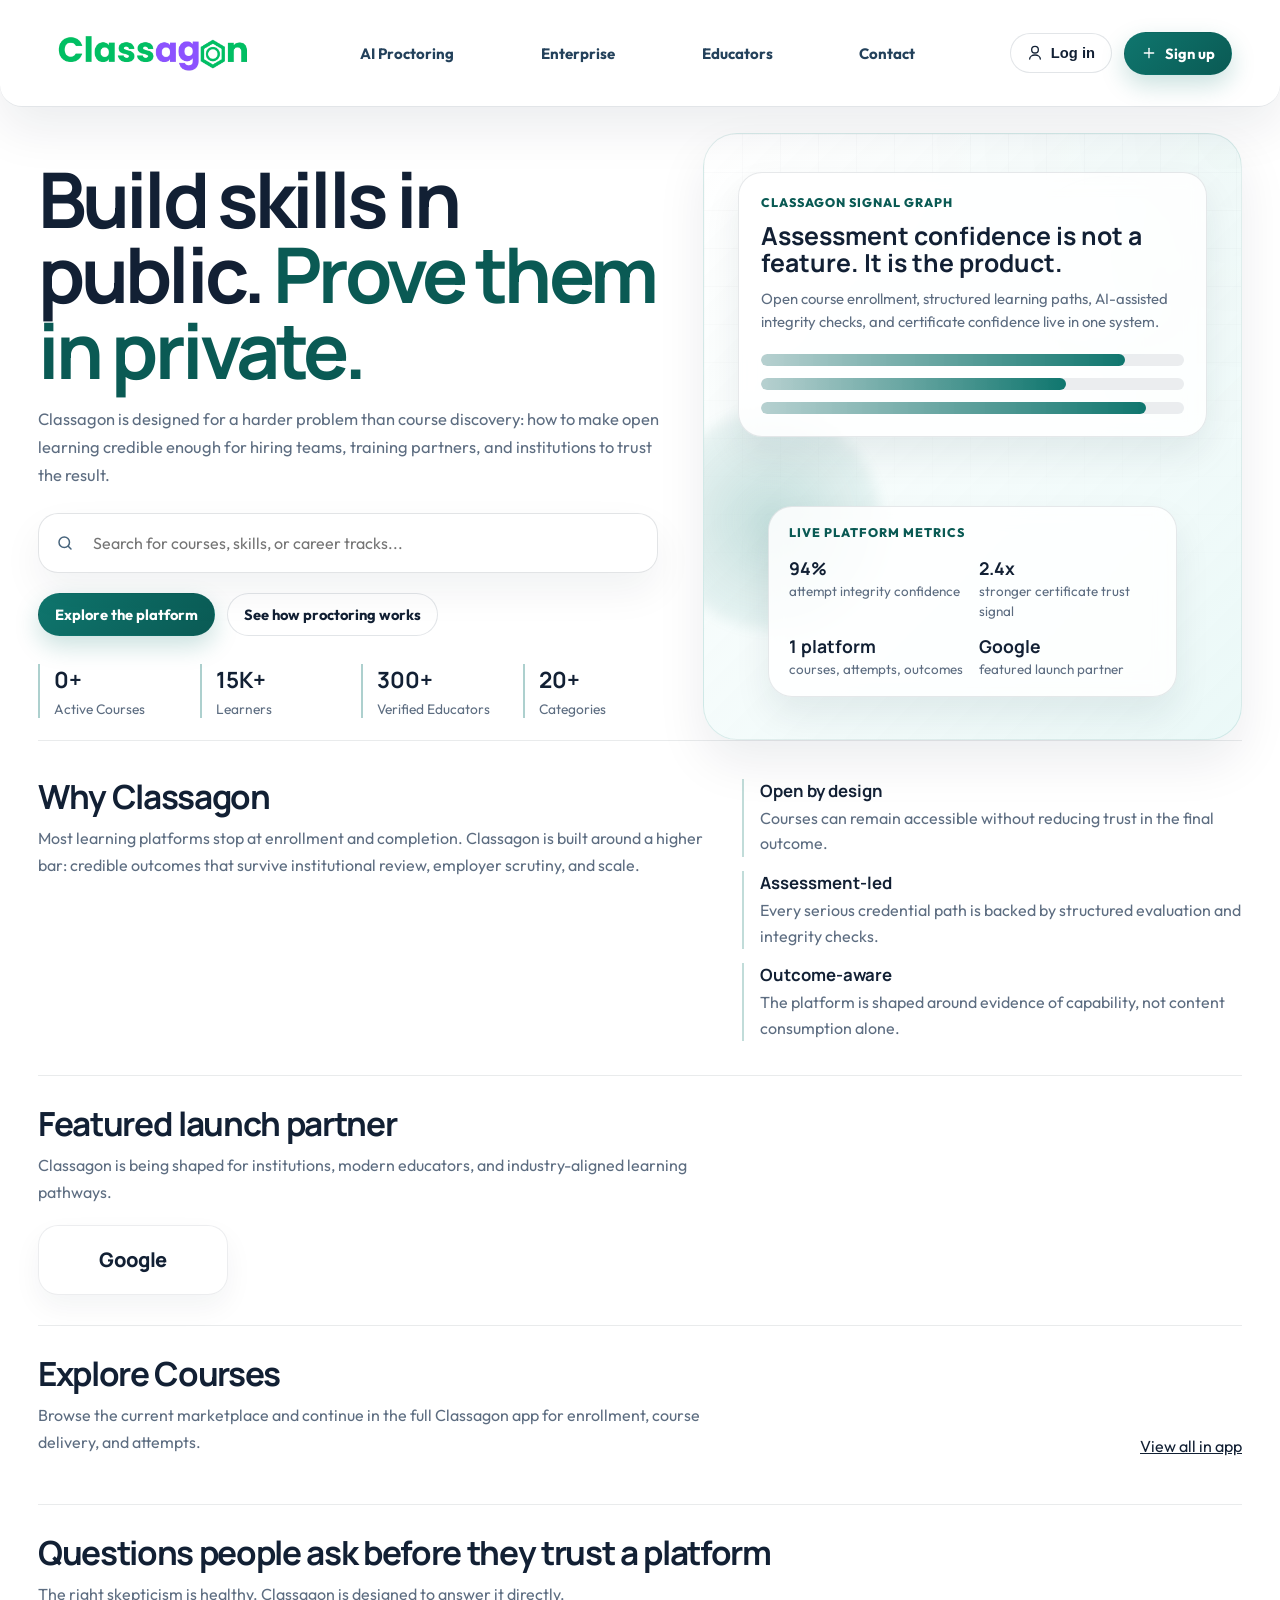
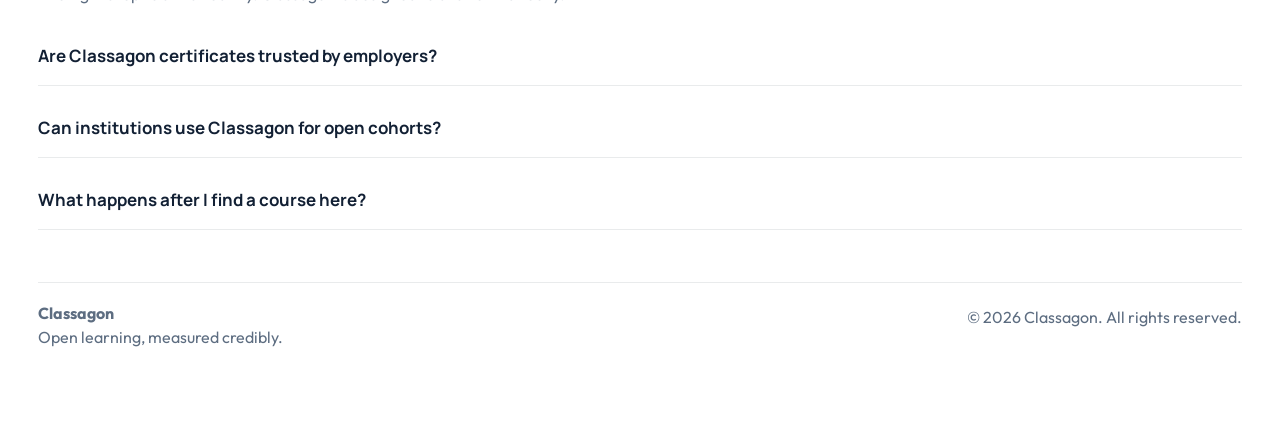
<file: classagon-website/index.html>
<!DOCTYPE html>
<html lang="en">
<head>
  <meta charset="UTF-8" />
  <meta name="viewport" content="width=device-width, initial-scale=1.0" />
  <title>Classagon | AI-Proctored Learning Platform</title>
  <meta name="description" content="Classagon is a trusted learning platform for open courses, assessments, and measurable outcomes." />
  <link rel="preconnect" href="https://fonts.googleapis.com" />
  <link rel="preconnect" href="https://fonts.gstatic.com" crossorigin />
  <link href="https://fonts.googleapis.com/css2?family=Outfit:wght@400;500;600;700;800&family=Manrope:wght@600;700;800&display=swap" rel="stylesheet" />
  <link rel="stylesheet" href="styles.css" />
</head>
<body>
  <div class="page-shell">
    <header class="topbar">
      <a class="brand" href="index.html">
        <span class="logo-mark"><img src="assets/classagon_logo.png" alt="Classagon" /></span>
      </a>
      <nav class="main-nav" aria-label="Primary">
        <a href="proctoring.html">AI Proctoring</a>
        <a href="enterprise.html">Enterprise</a>
        <a href="providers.html">Educators</a>
        <a href="contact.html">Contact</a>
      </nav>

      <div class="right-group">
        <button id="loginBtn" class="btn ghost" type="button">
          <span class="icon-glyph" aria-hidden="true">
            <svg viewBox="0 0 24 24" width="16" height="16" fill="none" xmlns="http://www.w3.org/2000/svg">
              <path d="M12 12C14.7614 12 17 9.76142 17 7C17 4.23858 14.7614 2 12 2C9.23858 2 7 4.23858 7 7C7 9.76142 9.23858 12 12 12Z" stroke="currentColor" stroke-width="2"/>
              <path d="M4 21C4 17.6863 7.58172 15 12 15C16.4183 15 20 17.6863 20 21" stroke="currentColor" stroke-width="2" stroke-linecap="round"/>
            </svg>
          </span>
          <span>Log in</span>
        </button>
        <a class="btn solid app-link" href="http://127.0.0.1:8000/">
          <span class="icon-glyph" aria-hidden="true">
            <svg viewBox="0 0 24 24" width="16" height="16" fill="none" xmlns="http://www.w3.org/2000/svg">
              <path d="M12 5V19" stroke="currentColor" stroke-width="2" stroke-linecap="round"/>
              <path d="M5 12H19" stroke="currentColor" stroke-width="2" stroke-linecap="round"/>
            </svg>
          </span>
          <span>Sign up</span>
        </a>
        <div id="userPill" class="user-pill hidden">
          <span id="userNameText"></span>
          <button id="logoutBtn" type="button">Logout</button>
        </div>
      </div>
    </header>

    <main>
      <section class="hero-shell reveal">
        <div class="hero-copy">
          <h1>Build skills in public. <span>Prove them in private.</span></h1>
          <p class="hero-sub">Classagon is designed for a harder problem than course discovery: how to make open learning credible enough for hiring teams, training partners, and institutions to trust the result.</p>

          <label class="search-wrap" aria-label="Search for courses">
            <span class="search-icon" aria-hidden="true">
              <svg viewBox="0 0 24 24" width="18" height="18" fill="none" xmlns="http://www.w3.org/2000/svg">
                <circle cx="11" cy="11" r="7" stroke="currentColor" stroke-width="2"/>
                <path d="M20 20L16.65 16.65" stroke="currentColor" stroke-width="2" stroke-linecap="round"/>
              </svg>
            </span>
            <input id="courseSearch" type="search" placeholder="Search for courses, skills, or career tracks..." />
          </label>

          <div class="hero-actions">
            <a class="btn solid app-link" href="http://127.0.0.1:8000/">Explore the platform</a>
            <a class="btn ghost" href="proctoring.html">See how proctoring works</a>
          </div>

          <div class="stats-grid">
            <article><h3 id="statCourses">0+</h3><p>Active Courses</p></article>
            <article><h3>15K+</h3><p>Learners</p></article>
            <article><h3>300+</h3><p>Verified Educators</p></article>
            <article><h3>20+</h3><p>Categories</p></article>
          </div>
        </div>

        <div class="hero-stage" aria-hidden="true">
          <div class="stage-orb"></div>
          <div class="stage-ring"></div>
          <div class="stage-grid"></div>
          <div class="stage-panel primary">
            <p class="stage-overline">Classagon signal graph</p>
            <h2 class="stage-title">Assessment confidence is not a feature. It is the product.</h2>
            <p class="stage-copy">Open course enrollment, structured learning paths, AI-assisted integrity checks, and certificate confidence live in one system.</p>
            <div class="signal-bars">
              <span style="--fill: 86%;"></span>
              <span style="--fill: 72%;"></span>
              <span style="--fill: 91%;"></span>
            </div>
          </div>
          <div class="stage-panel secondary">
            <p class="stage-overline">Live platform metrics</p>
            <div class="signal-grid">
              <div><strong>94%</strong><span>attempt integrity confidence</span></div>
              <div><strong>2.4x</strong><span>stronger certificate trust signal</span></div>
              <div><strong>1 platform</strong><span>courses, attempts, outcomes</span></div>
              <div><strong>Google</strong><span>featured launch partner</span></div>
            </div>
          </div>
        </div>
      </section>

      <section class="section why-band reveal">
        <div>
          <h2 class="section-title">Why Classagon</h2>
          <p class="section-lead">Most learning platforms stop at enrollment and completion. Classagon is built around a higher bar: credible outcomes that survive institutional review, employer scrutiny, and scale.</p>
        </div>
        <div class="why-rail">
          <div>
            <strong>Open by design</strong>
            <span>Courses can remain accessible without reducing trust in the final outcome.</span>
          </div>
          <div>
            <strong>Assessment-led</strong>
            <span>Every serious credential path is backed by structured evaluation and integrity checks.</span>
          </div>
          <div>
            <strong>Outcome-aware</strong>
            <span>The platform is shaped around evidence of capability, not content consumption alone.</span>
          </div>
        </div>
      </section>

      <section class="section reveal">
        <div class="section-head">
          <div>
            <h2>Featured launch partner</h2>
            <p class="section-lead">Classagon is being shaped for institutions, modern educators, and industry-aligned learning pathways.</p>
          </div>
        </div>
        <div class="partner-line" aria-label="Partner logos">
          <span class="partner-logo">Google</span>
        </div>
      </section>

      <section id="courses" class="section reveal">
        <div class="section-head">
          <div>
            <h2>Explore Courses</h2>
            <p class="section-lead">Browse the current marketplace and continue in the full Classagon app for enrollment, course delivery, and attempts.</p>
          </div>
          <a class="app-link" href="http://127.0.0.1:8000/">View all in app</a>
        </div>

        <div class="course-section-shell">
          <aside class="category-column">
            <div class="category-row" id="categoryRow"></div>
          </aside>

          <div class="course-panel">
            <div id="loadingState" class="loading-grid"></div>
            <div id="emptyState" class="empty-state hidden"><p>No courses found. Try a different search or category.</p></div>
            <div id="courseGrid" class="course-grid hidden"></div>
          </div>
        </div>
      </section>

      <section class="section reveal">
        <div class="section-head">
          <div>
            <h2>Questions people ask before they trust a platform</h2>
            <p class="section-lead">The right skepticism is healthy. Classagon is designed to answer it directly.</p>
          </div>
        </div>
        <div class="faq-plain">
          <details>
            <summary>Are Classagon certificates trusted by employers?</summary>
            <p>Yes. Credentials are tied to assessment outcomes and supported by integrity signals rather than completion badges alone.</p>
          </details>
          <details>
            <summary>Can institutions use Classagon for open cohorts?</summary>
            <p>Yes. The platform is designed to support public access learning while keeping assessment governance structured and reviewable.</p>
          </details>
          <details>
            <summary>What happens after I find a course here?</summary>
            <p>You continue inside the Classagon application for enrollment, learning delivery, attempts, and certification workflows.</p>
          </details>
        </div>
      </section>
    </main>

    <footer>
      <div>
        <strong>Classagon</strong>
        <p>Open learning, measured credibly.</p>
      </div>
      <p>&copy; 2026 Classagon. All rights reserved.</p>
    </footer>
  </div>

  <script src="common.js"></script>
  <script src="app.js"></script>
</body>
</html>
</file>
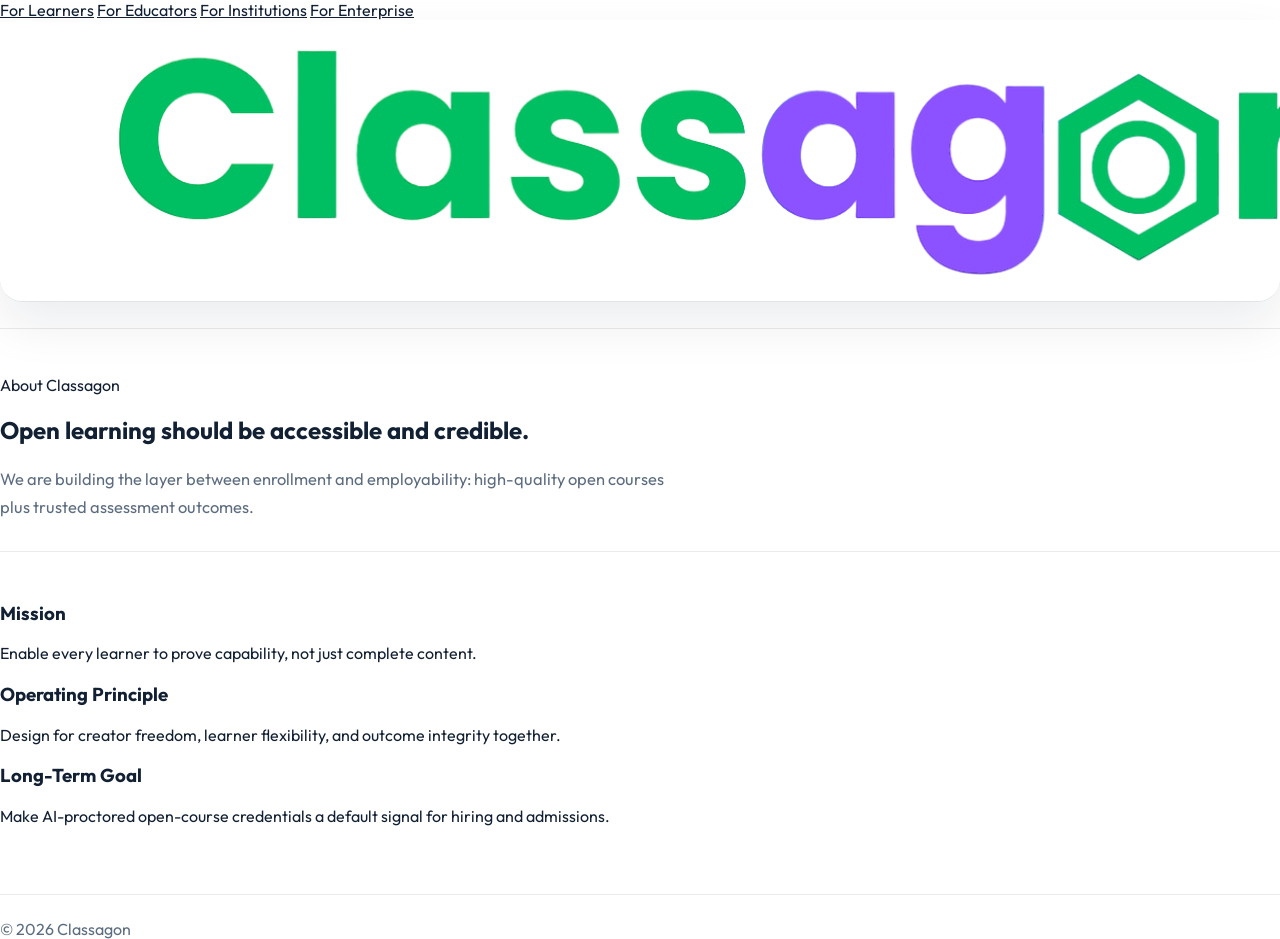
<file: classagon-website/about.html>
﻿<!DOCTYPE html>
<html lang="en">
<head>
  <meta charset="UTF-8" />
  <meta name="viewport" content="width=device-width, initial-scale=1.0" />
  <title>About | Classagon</title>
  <link rel="preconnect" href="https://fonts.googleapis.com" />
  <link rel="preconnect" href="https://fonts.gstatic.com" crossorigin />
  <link href="https://fonts.googleapis.com/css2?family=Outfit:wght@400;500;600;700;800&family=Manrope:wght@600;700;800&display=swap" rel="stylesheet" />
  <link rel="stylesheet" href="styles.css" />
</head>
<body>
  <div class="audience-strip">
    <a href="index.html">For Learners</a>
    <a href="providers.html">For Educators</a>
    <a href="#">For Institutions</a>
    <a href="#">For Enterprise</a>
  </div>
  <header class="topbar">
    <a class="brand" href="index.html"><img src="assets/classagon_logo.png" alt="Classagon" /><span>Classagon</span></a>
    <nav class="nav-links full-nav">
      <a href="index.html#courses">Courses</a>
      <a href="proctoring.html">AI Proctoring</a>
      <a href="providers.html">For Educators</a>
      
      <a href="contact.html">Contact</a>
    </nav>
    <div class="right-group">
      <button id="loginBtn" class="btn ghost" type="button">Log in</button>
      <a class="btn solid app-link" href="http://127.0.0.1:8000/">Open Classagon App</a>
      <div id="userPill" class="user-pill hidden"><span id="userNameText"></span><button id="logoutBtn" type="button">Logout</button></div>
    </div>
  </header>

  <main>
    <section class="section">
      <p class="badge-line">About Classagon</p>
      <h1>Open learning should be accessible and credible.</h1>
      <p class="hero-sub">We are building the layer between enrollment and employability: high-quality open courses plus trusted assessment outcomes.</p>
    </section>

    <section class="section">
      <div class="faq-list">
        <article><h3>Mission</h3><p>Enable every learner to prove capability, not just complete content.</p></article>
        <article><h3>Operating Principle</h3><p>Design for creator freedom, learner flexibility, and outcome integrity together.</p></article>
        <article><h3>Long-Term Goal</h3><p>Make AI-proctored open-course credentials a default signal for hiring and admissions.</p></article>
      </div>
    </section>
  </main>

  <footer><p>© 2026 Classagon</p></footer>
  <script src="common.js"></script>
</body>
</html>
</file>
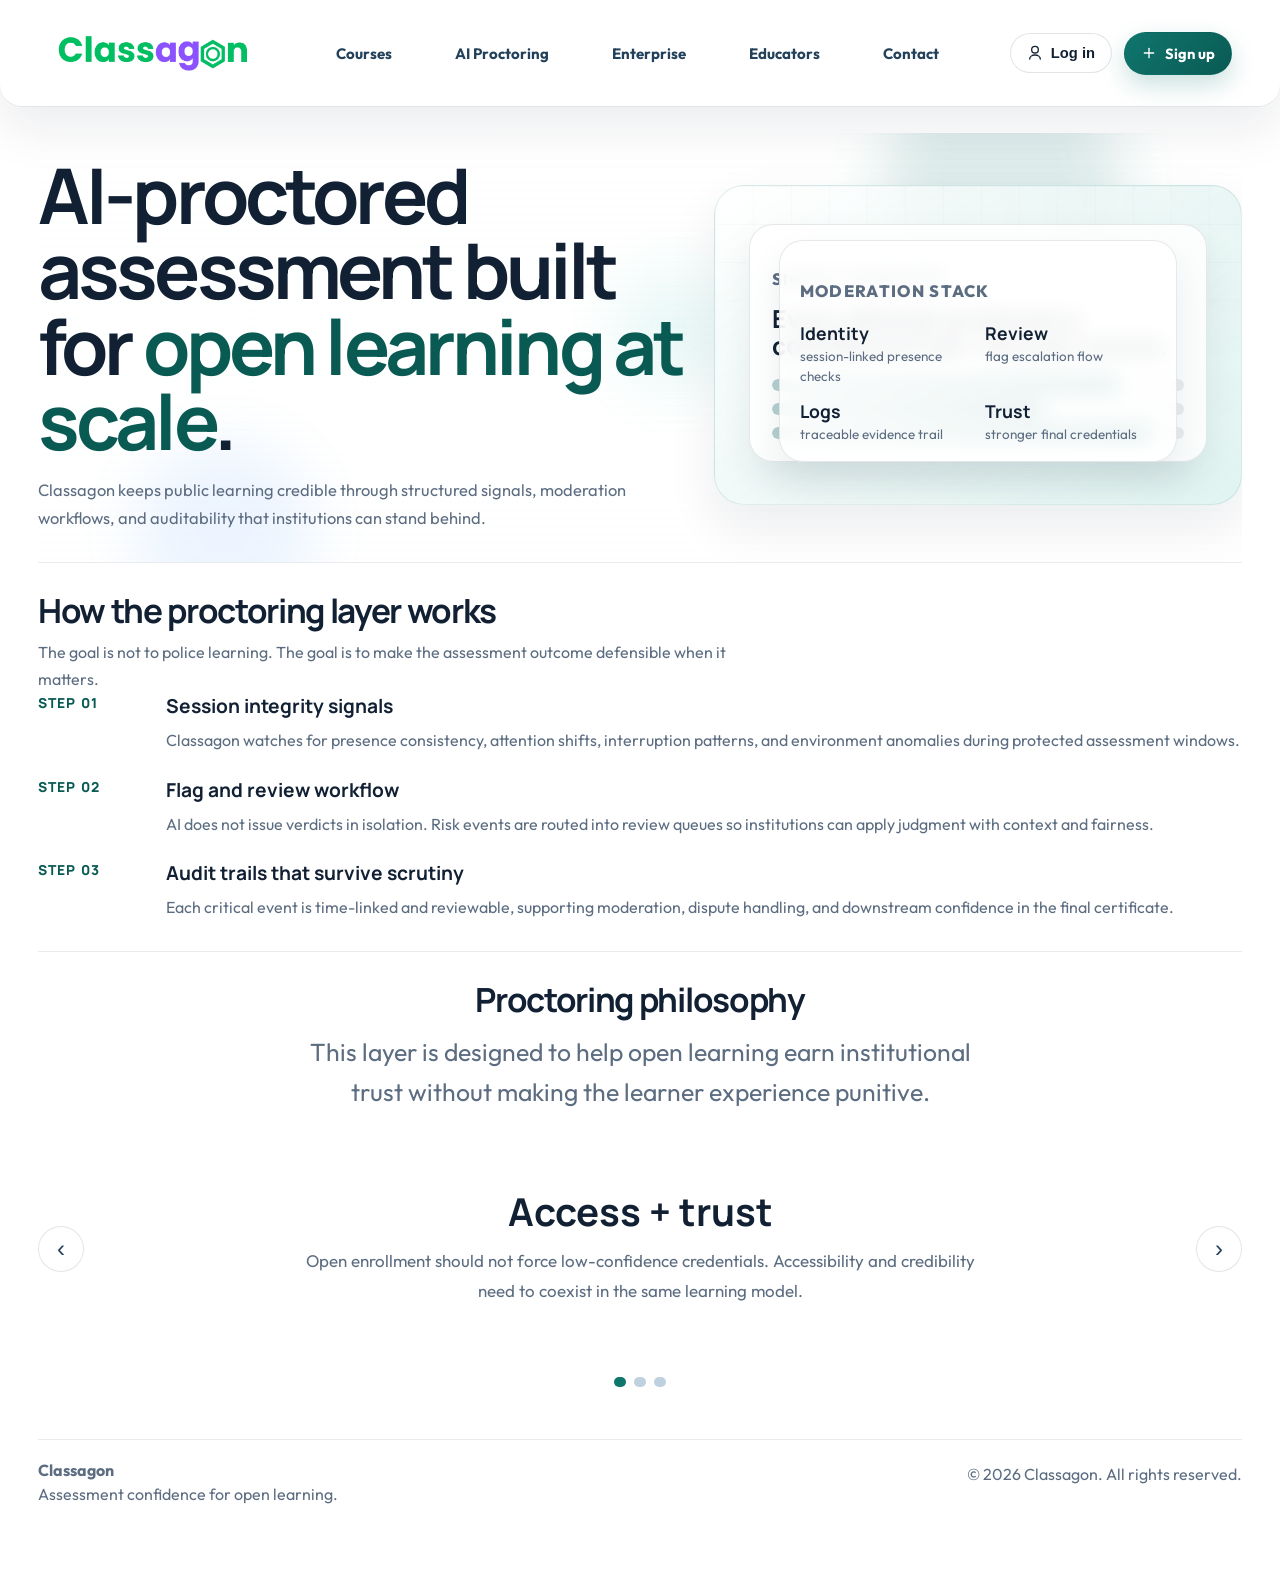
<file: classagon-website/proctoring.html>
<!DOCTYPE html>
<html lang="en">
<head>
  <meta charset="UTF-8" />
  <meta name="viewport" content="width=device-width, initial-scale=1.0" />
  <title>AI Proctoring | Classagon</title>
  <link rel="preconnect" href="https://fonts.googleapis.com" />
  <link rel="preconnect" href="https://fonts.gstatic.com" crossorigin />
  <link href="https://fonts.googleapis.com/css2?family=Outfit:wght@400;500;600;700;800&family=Manrope:wght@600;700;800&display=swap" rel="stylesheet" />
  <link rel="stylesheet" href="styles.css" />
</head>
<body>
  <div class="page-shell">
    <header class="topbar">
      <a class="brand" href="index.html">
        <span class="logo-mark"><img src="assets/classagon_logo.png" alt="Classagon" /></span>
      </a>
      <nav class="main-nav" aria-label="Primary">
        <a href="index.html#courses">Courses</a>
        <a href="proctoring.html">AI Proctoring</a>
        <a href="enterprise.html">Enterprise</a>
        <a href="providers.html">Educators</a>
        <a href="contact.html">Contact</a>
      </nav>

      <div class="right-group">
        <button id="loginBtn" class="btn ghost" type="button">
          <span class="icon-glyph" aria-hidden="true">
            <svg viewBox="0 0 24 24" width="16" height="16" fill="none" xmlns="http://www.w3.org/2000/svg">
              <path d="M12 12C14.7614 12 17 9.76142 17 7C17 4.23858 14.7614 2 12 2C9.23858 2 7 4.23858 7 7C7 9.76142 9.23858 12 12 12Z" stroke="currentColor" stroke-width="2"/>
              <path d="M4 21C4 17.6863 7.58172 15 12 15C16.4183 15 20 17.6863 20 21" stroke="currentColor" stroke-width="2" stroke-linecap="round"/>
            </svg>
          </span>
          <span>Log in</span>
        </button>
        <a class="btn solid app-link" href="http://127.0.0.1:8000/">
          <span class="icon-glyph" aria-hidden="true">
            <svg viewBox="0 0 24 24" width="16" height="16" fill="none" xmlns="http://www.w3.org/2000/svg">
              <path d="M12 5V19" stroke="currentColor" stroke-width="2" stroke-linecap="round"/>
              <path d="M5 12H19" stroke="currentColor" stroke-width="2" stroke-linecap="round"/>
            </svg>
          </span>
          <span>Sign up</span>
        </a>
        <div id="userPill" class="user-pill hidden">
          <span id="userNameText"></span>
          <button id="logoutBtn" type="button">Logout</button>
        </div>
      </div>
    </header>

    <main>
      <section class="page-hero reveal proctor-hero">
        <div class="proctor-ambient" aria-hidden="true">
          <span class="orb orb-one"></span>
          <span class="orb orb-two"></span>
          <span class="orb orb-three"></span>
          <span class="scanline"></span>
        </div>
        <div>
          <h1>AI-proctored assessment built for <span>open learning at scale</span>.</h1>
          <p>Classagon keeps public learning credible through structured signals, moderation workflows, and auditability that institutions can stand behind.</p>
        </div>
        <div class="page-hero-visual">
          <div class="stage-grid"></div>
          <div class="stage-panel primary">
            <p class="stage-overline">Signal overview</p>
            <h2 class="stage-title">Every attempt produces a confidence trail, not just a score.</h2>
            <div class="signal-bars">
              <span style="--fill: 84%;"></span>
              <span style="--fill: 66%;"></span>
              <span style="--fill: 92%;"></span>
            </div>
          </div>
          <div class="stage-panel secondary">
            <p class="stage-overline">Moderation stack</p>
            <div class="signal-grid">
              <div><strong>Identity</strong><span>session-linked presence checks</span></div>
              <div><strong>Review</strong><span>flag escalation flow</span></div>
              <div><strong>Logs</strong><span>traceable evidence trail</span></div>
              <div><strong>Trust</strong><span>stronger final credentials</span></div>
            </div>
          </div>
        </div>
      </section>

      <section class="section reveal">
        <div class="section-head">
          <div>
            <h2>How the proctoring layer works</h2>
            <p class="section-lead">The goal is not to police learning. The goal is to make the assessment outcome defensible when it matters.</p>
          </div>
        </div>
        <div class="stack-list">
          <article class="stack-item">
            <div class="stack-index">Step 01</div>
            <div>
              <h3>Session integrity signals</h3>
              <p>Classagon watches for presence consistency, attention shifts, interruption patterns, and environment anomalies during protected assessment windows.</p>
            </div>
          </article>
          <article class="stack-item">
            <div class="stack-index">Step 02</div>
            <div>
              <h3>Flag and review workflow</h3>
              <p>AI does not issue verdicts in isolation. Risk events are routed into review queues so institutions can apply judgment with context and fairness.</p>
            </div>
          </article>
          <article class="stack-item">
            <div class="stack-index">Step 03</div>
            <div>
              <h3>Audit trails that survive scrutiny</h3>
              <p>Each critical event is time-linked and reviewable, supporting moderation, dispute handling, and downstream confidence in the final certificate.</p>
            </div>
          </article>
        </div>
      </section>

      <section class="section reveal">
        <div class="section-head proctor-philosophy-head">
          <div>
            <h2>Proctoring philosophy</h2>
            <p class="section-lead">This layer is designed to help open learning earn institutional trust without making the learner experience punitive.</p>
          </div>
        </div>
        <div class="proctor-carousel" data-carousel>
          <button class="carousel-nav" type="button" data-prev aria-label="Previous">‹</button>
          <div class="carousel-track" data-track>
            <article class="carousel-slide active">
              <h3>Access + trust</h3>
              <p>Open enrollment should not force low-confidence credentials. Accessibility and credibility need to coexist in the same learning model.</p>
            </article>
            <article class="carousel-slide">
              <h3>Assistive, not punitive</h3>
              <p>Signals help identify risk and guide review. The system is built to create evidence, not perform arbitrary punishment.</p>
            </article>
            <article class="carousel-slide">
              <h3>Institution-ready from day one</h3>
              <p>Schools, workforce academies, and training organizations need process integrity they can explain. Classagon gives them that language and evidence.</p>
            </article>
          </div>
          <button class="carousel-nav" type="button" data-next aria-label="Next">›</button>
        </div>
        <div class="carousel-dots" data-dots>
          <button type="button" class="active" aria-label="Slide 1"></button>
          <button type="button" aria-label="Slide 2"></button>
          <button type="button" aria-label="Slide 3"></button>
        </div>
      </section>
    </main>

    <footer>
      <div>
        <strong>Classagon</strong>
        <p>Assessment confidence for open learning.</p>
      </div>
      <p>&copy; 2026 Classagon. All rights reserved.</p>
    </footer>
  </div>

  <script src="common.js"></script>
</body>
</html>
</file>
<file: classagon-website/styles.css>
:root {
  --bg: #ffffff;
  --surface: #ffffff;
  --surface-strong: #ffffff;
  --ink: #122034;
  --muted: #5d6d81;
  --line: rgba(17, 42, 69, 0.12);
  --brand: #0f766e;
  --brand-strong: #0a5a54;
  --accent: #efb84f;
  --shadow: 0 22px 50px rgba(13, 28, 46, 0.08);
}

* {
  box-sizing: border-box;
}

html {
  scroll-behavior: smooth;
}

body {
  margin: 0;
  font-family: "Outfit", sans-serif;
  color: var(--ink);
  background: #ffffff;
}

a {
  color: inherit;
}

img {
  max-width: 100%;
  display: block;
}

.page-shell {
  max-width: 1240px;
  margin: 0 auto;
  padding: 0 18px 80px;
}

.topbar {
  position: sticky;
  top: 0;
  z-index: 20;
  display: flex;
  align-items: center;
  justify-content: space-between;
  gap: 18px;
  padding: 18px 28px;
  border: 1px solid var(--line);
  border-radius: 0 0 22px 22px;
  background: var(--surface);
  backdrop-filter: blur(14px);
  box-shadow: var(--shadow);
  margin: 0 calc(50% - 50vw);
  padding-left: max(28px, calc((100vw - 1240px) / 2 + 28px));
  padding-right: max(28px, calc((100vw - 1240px) / 2 + 28px));
  border-top: 0;
  border-left: 0;
  border-right: 0;
}

.brand {
  display: inline-flex;
  align-items: center;
  gap: 0;
  min-width: 200px;
  text-decoration: none;
  font-family: "Manrope", sans-serif;
  font-size: 1.05rem;
  font-weight: 800;
  letter-spacing: -0.02em;
  flex: 0 0 auto;
}

.logo-mark {
  width: clamp(188px, 17vw, 252px);
  height: 70px;
  flex: 0 0 auto;
  display: inline-flex;
  align-items: center;
  justify-content: center;
  border-radius: 0;
  background: transparent;
  border: 0;
  box-shadow: none;
  overflow: visible;
}

.logo-mark img {
  width: 100%;
  height: 100%;
  object-fit: contain;
  object-position: left center;
  transform: scale(1.04);
  transform-origin: left center;
}

.main-nav {
  flex: 1 1 0;
  justify-content: space-evenly;
  display: flex;
  align-items: center;
  gap: 34px;
  min-width: 0;
  padding: 0 24px;
}

.main-nav a {
  position: relative;
  padding: 10px 0;
  text-decoration: none;
  font-size: 0.94rem;
  font-weight: 700;
  color: #23415b;
  white-space: nowrap;
}

.main-nav a::after {
  content: "";
  position: absolute;
  left: 0;
  right: 0;
  bottom: 4px;
  height: 2px;
  background: var(--brand);
  transform: scaleX(0);
  transform-origin: center;
  transition: transform 180ms ease;
}

.main-nav a:hover::after {
  transform: scaleX(1);
}

.right-group {
  display: flex;
  align-items: center;
  gap: 12px;
  flex: 0 0 auto;
  margin-left: auto;
}

.btn {
  display: inline-flex;
  align-items: center;
  gap: 8px;
  border-radius: 999px;
  border: 1px solid transparent;
  padding: 11px 16px;
  text-decoration: none;
  font-size: 0.92rem;
  font-weight: 700;
  cursor: pointer;
  transition: transform 180ms ease, box-shadow 180ms ease, background-color 180ms ease;
}

.btn:hover {
  transform: translateY(-1px);
}

.btn.ghost {
  background: rgba(255, 255, 255, 0.94);
  border-color: var(--line);
  color: var(--ink);
}

.btn.solid {
  background: linear-gradient(135deg, var(--brand), var(--brand-strong));
  color: #ffffff;
  box-shadow: 0 10px 24px rgba(15, 118, 110, 0.22);
}

.icon-glyph {
  width: 16px;
  height: 16px;
  display: inline-flex;
  align-items: center;
  justify-content: center;
}

.user-pill {
  display: inline-flex;
  align-items: center;
  gap: 8px;
  padding: 10px 14px;
  border-radius: 999px;
  background: rgba(255, 255, 255, 0.94);
  border: 1px solid var(--line);
  font-size: 0.88rem;
}

.user-pill button {
  border: 0;
  background: transparent;
  color: var(--brand-strong);
  font-weight: 700;
  cursor: pointer;
}

.hidden {
  display: none !important;
}

main {
  margin-top: 26px;
}

.hero-shell {
  position: relative;
  display: grid;
  grid-template-columns: minmax(0, 1.08fr) minmax(320px, 0.92fr);
  gap: 32px;
  align-items: stretch;
  min-height: 560px;
}

.hero-copy {
  display: flex;
  flex-direction: column;
  justify-content: center;
  padding: 28px 0 22px;
}

.hero-copy h1,
.page-hero h1 {
  margin: 0;
  font-family: "Manrope", sans-serif;
  font-size: clamp(2.7rem, 6vw, 5rem);
  line-height: 0.98;
  letter-spacing: -0.05em;
}

.hero-copy h1 span,
.page-hero h1 span {
  color: var(--brand-strong);
}

.hero-sub,
.page-hero p {
  max-width: 62ch;
  margin: 18px 0 0;
  color: var(--muted);
  font-size: 1.03rem;
  line-height: 1.7;
}

.search-wrap {
  position: relative;
  max-width: 620px;
  margin-top: 24px;
}

.search-icon {
  position: absolute;
  top: 50%;
  left: 18px;
  transform: translateY(-50%);
  color: #47647c;
  display: inline-flex;
}

.search-wrap input {
  width: 100%;
  height: 60px;
  padding: 0 20px 0 54px;
  border: 1px solid rgba(18, 32, 52, 0.12);
  border-radius: 20px;
  background: rgba(255, 255, 255, 0.92);
  box-shadow: 0 18px 40px rgba(18, 32, 52, 0.06);
  font: inherit;
  font-size: 1rem;
}

.hero-actions {
  display: flex;
  flex-wrap: wrap;
  gap: 12px;
  margin-top: 20px;
}

.stats-grid {
  display: grid;
  grid-template-columns: repeat(4, minmax(0, 1fr));
  gap: 14px;
  margin-top: 28px;
}

.stats-grid article {
  padding: 0 0 0 14px;
  border-left: 2px solid rgba(15, 118, 110, 0.34);
}

.stats-grid h3 {
  margin: 0;
  font-family: "Manrope", sans-serif;
  font-size: 1.4rem;
}

.stats-grid p {
  margin: 5px 0 0;
  color: var(--muted);
  font-size: 0.86rem;
}

.hero-stage {
  position: relative;
  overflow: hidden;
  min-height: 540px;
  border-radius: 34px;
  background:
    linear-gradient(135deg, rgba(255, 255, 255, 0.78), rgba(233, 248, 247, 0.92)),
    radial-gradient(circle at top right, rgba(15, 118, 110, 0.16), transparent 40%);
  border: 1px solid rgba(15, 118, 110, 0.12);
  box-shadow: var(--shadow);
}

.stage-orb,
.stage-ring,
.stage-grid,
.stage-panel {
  position: absolute;
}

.stage-orb {
  inset: auto auto 18% -8%;
  width: 220px;
  height: 220px;
  border-radius: 999px;
  background: radial-gradient(circle, rgba(15, 118, 110, 0.22), rgba(15, 118, 110, 0));
  filter: blur(6px);
  animation: ambientFloatA 11s ease-in-out infinite;
}

.stage-ring {
  top: 42px;
  right: 44px;
  width: 180px;
  height: 180px;
  border: 1px solid rgba(15, 118, 110, 0.18);
  border-radius: 999px;
  animation: ambientRotate 18s linear infinite;
}

.stage-grid {
  inset: 0;
  background-image:
    linear-gradient(rgba(18, 32, 52, 0.05) 1px, transparent 1px),
    linear-gradient(90deg, rgba(18, 32, 52, 0.05) 1px, transparent 1px);
  background-size: 38px 38px;
  mask-image: linear-gradient(180deg, rgba(0, 0, 0, 0.9), transparent 92%);
  opacity: 0.45;
}

.stage-panel {
  border-radius: 24px;
  border: 1px solid rgba(18, 32, 52, 0.1);
  background: rgba(255, 255, 255, 0.86);
  box-shadow: 0 18px 36px rgba(18, 32, 52, 0.08);
  backdrop-filter: blur(10px);
}

.stage-panel.primary {
  left: 34px;
  right: 34px;
  top: 38px;
  padding: 22px;
}

.stage-panel.secondary {
  left: 64px;
  right: 64px;
  bottom: 42px;
  padding: 18px 20px;
}

.stage-overline {
  margin: 0;
  color: var(--brand-strong);
  font-size: 0.78rem;
  font-weight: 800;
  letter-spacing: 0.08em;
  text-transform: uppercase;
}

.stage-title {
  margin: 12px 0 0;
  font-family: "Manrope", sans-serif;
  font-size: 1.55rem;
  line-height: 1.1;
}

.stage-copy {
  margin: 10px 0 0;
  color: var(--muted);
  font-size: 0.93rem;
  line-height: 1.6;
}

.signal-bars {
  display: grid;
  gap: 12px;
  margin-top: 20px;
}

.signal-bars span {
  display: block;
  position: relative;
  height: 12px;
  border-radius: 999px;
  background: rgba(18, 32, 52, 0.08);
  overflow: hidden;
}

.signal-bars span::after {
  content: "";
  position: absolute;
  inset: 0 auto 0 0;
  width: var(--fill);
  border-radius: 999px;
  background: linear-gradient(90deg, rgba(15, 118, 110, 0.24), var(--brand));
  animation: pulseBar 6s ease-in-out infinite;
}

.signal-grid {
  display: grid;
  grid-template-columns: repeat(2, minmax(0, 1fr));
  gap: 14px;
  margin-top: 16px;
}

.signal-grid div strong {
  display: block;
  font-family: "Manrope", sans-serif;
  font-size: 1.1rem;
}

.signal-grid div span {
  color: var(--muted);
  font-size: 0.84rem;
}

.section {
  padding: 30px 0;
  border-top: 1px solid rgba(18, 32, 52, 0.09);
}

.section-head {
  display: flex;
  align-items: end;
  justify-content: space-between;
  gap: 18px;
}

.section-head h2,
.section-title {
  margin: 0;
  font-family: "Manrope", sans-serif;
  font-size: clamp(1.7rem, 2.6vw, 2.45rem);
  line-height: 1.08;
  letter-spacing: -0.04em;
}

.section-lead {
  margin: 10px 0 0;
  color: var(--muted);
  max-width: 64ch;
  font-size: 1rem;
  line-height: 1.7;
}

.why-band {
  display: grid;
  grid-template-columns: minmax(0, 1.15fr) minmax(280px, 0.85fr);
  gap: 28px;
  align-items: start;
  padding: 38px 0 34px;
}

.why-rail {
  display: grid;
  gap: 14px;
}

.why-rail div {
  padding-left: 16px;
  border-left: 2px solid rgba(15, 118, 110, 0.26);
}

.why-rail strong {
  display: block;
  font-family: "Manrope", sans-serif;
  font-size: 1.05rem;
}

.why-rail span {
  display: block;
  margin-top: 4px;
  color: var(--muted);
  line-height: 1.6;
}

.partner-line {
  display: flex;
  align-items: center;
  gap: 18px;
  margin-top: 18px;
}

.partner-logo {
  display: inline-flex;
  align-items: center;
  justify-content: center;
  min-width: 190px;
  min-height: 70px;
  border-radius: 20px;
  background: rgba(255, 255, 255, 0.78);
  border: 1px solid rgba(18, 32, 52, 0.08);
  box-shadow: 0 12px 28px rgba(18, 32, 52, 0.05);
  font-family: "Manrope", sans-serif;
  font-size: 1.25rem;
  font-weight: 800;
  letter-spacing: -0.03em;
}

.course-section-shell {
  display: grid;
  grid-template-columns: minmax(240px, 280px) 1fr;
  gap: 28px;
  align-items: start;
}

.category-column {
  position: sticky;
  top: 106px;
  display: grid;
  gap: 10px;
}

.category-row {
  display: grid;
  gap: 10px;
}

.cat-btn {
  border: 1px solid rgba(18, 32, 52, 0.1);
  background: rgba(255, 255, 255, 0.72);
  border-radius: 16px;
  padding: 14px 16px;
  text-align: left;
  font: inherit;
  font-weight: 700;
  color: #29435a;
  cursor: pointer;
}

.cat-btn.active {
  background: linear-gradient(135deg, rgba(15, 118, 110, 0.96), rgba(10, 90, 84, 0.98));
  color: #ffffff;
  box-shadow: 0 16px 28px rgba(15, 118, 110, 0.18);
}

.course-panel {
  min-width: 0;
}

.loading-grid,
.course-grid {
  display: grid;
  gap: 16px;
  margin-top: 18px;
}

.loading-grid {
  grid-template-columns: 1fr;
}

.skeleton-body {
  height: 84px;
  padding: 18px 0;
  border-bottom: 1px solid rgba(18, 32, 52, 0.08);
}

.skel-line {
  height: 12px;
  margin-bottom: 10px;
  border-radius: 999px;
  background: rgba(18, 32, 52, 0.08);
}

.skel-line.short {
  width: 54%;
}

.course-card {
  display: grid;
  grid-template-columns: 190px 1fr;
  gap: 20px;
  align-items: start;
  padding-bottom: 18px;
  border-bottom: 1px solid rgba(18, 32, 52, 0.08);
}

.course-card .thumb {
  width: 190px;
  height: 118px;
  border-radius: 18px;
  background:
    linear-gradient(145deg, rgba(15, 118, 110, 0.2), rgba(79, 146, 255, 0.18)),
    linear-gradient(90deg, #d9f0ee, #eef5fb);
}

.course-card .body {
  min-width: 0;
}

.course-card .tag {
  margin: 0;
  color: var(--brand-strong);
  font-size: 0.76rem;
  font-weight: 800;
  letter-spacing: 0.08em;
  text-transform: uppercase;
}

.course-card h3 {
  margin: 8px 0 0;
  font-family: "Manrope", sans-serif;
  font-size: 1.22rem;
  line-height: 1.2;
}

.course-card p {
  margin: 10px 0 0;
  color: var(--muted);
  line-height: 1.65;
}

.course-card .instructor {
  color: #35506a;
  font-size: 0.88rem;
  font-weight: 700;
}

.course-card .meta {
  display: flex;
  flex-wrap: wrap;
  gap: 12px;
  margin-top: 14px;
}

.course-card .meta span {
  color: #48647d;
  font-size: 0.82rem;
  font-weight: 600;
}

.course-card .foot {
  display: flex;
  align-items: center;
  justify-content: space-between;
  gap: 16px;
  margin-top: 16px;
}

.course-card .price {
  font-family: "Manrope", sans-serif;
  font-size: 1.04rem;
  font-weight: 800;
}

.course-card .cta {
  color: var(--brand-strong);
  font-size: 0.87rem;
  font-weight: 800;
  letter-spacing: 0.03em;
  text-transform: uppercase;
}

.empty-state {
  margin-top: 20px;
  color: var(--muted);
}

.faq-plain {
  display: grid;
  gap: 12px;
  margin-top: 18px;
}

.faq-plain details {
  padding: 18px 0;
  border-bottom: 1px solid rgba(18, 32, 52, 0.09);
}

.faq-plain summary {
  cursor: pointer;
  list-style: none;
  font-family: "Manrope", sans-serif;
  font-size: 1.06rem;
  font-weight: 700;
}

.faq-plain summary::-webkit-details-marker {
  display: none;
}

.faq-plain p {
  margin: 12px 0 0;
  color: var(--muted);
  line-height: 1.7;
}

.page-hero {
  display: grid;
  grid-template-columns: minmax(0, 1.1fr) minmax(280px, 0.9fr);
  gap: 30px;
  align-items: center;
  padding: 24px 0 30px;
}

.page-hero-visual {
  min-height: 320px;
  border-radius: 30px;
  background:
    linear-gradient(145deg, rgba(255, 255, 255, 0.76), rgba(222, 243, 240, 0.92)),
    radial-gradient(circle at top right, rgba(15, 118, 110, 0.15), transparent 42%);
  border: 1px solid rgba(15, 118, 110, 0.12);
  box-shadow: var(--shadow);
  overflow: hidden;
  position: relative;
}

.page-hero-visual img {
  width: 100%;
  height: 100%;
  object-fit: cover;
  mix-blend-mode: multiply;
}

.stack-list {
  display: grid;
  gap: 22px;
}

.stack-item {
  display: grid;
  grid-template-columns: 110px 1fr;
  gap: 18px;
  align-items: start;
}

.stack-index {
  color: var(--brand-strong);
  font-family: "Manrope", sans-serif;
  font-size: 0.86rem;
  font-weight: 800;
  letter-spacing: 0.08em;
  text-transform: uppercase;
}

.stack-item h3 {
  margin: 0;
  font-family: "Manrope", sans-serif;
  font-size: 1.2rem;
}

.stack-item p {
  margin: 8px 0 0;
  color: var(--muted);
  line-height: 1.7;
}

.spotlight-band {
  display: grid;
  grid-template-columns: repeat(3, minmax(0, 1fr));
  gap: 18px;
  padding: 26px 0 8px;
}

.spotlight-band article {
  padding-top: 16px;
  border-top: 2px solid rgba(15, 118, 110, 0.22);
}

.spotlight-band h3 {
  margin: 0;
  font-family: "Manrope", sans-serif;
  font-size: 1.22rem;
}

.spotlight-band p {
  margin: 8px 0 0;
  color: var(--muted);
  line-height: 1.7;
}

.enterprise-operating-band {
  display: grid;
  grid-template-columns: minmax(0, 1.05fr) minmax(300px, 0.95fr);
  gap: 36px;
  align-items: start;
  padding: 24px 0 6px;
}

.enterprise-operating-copy h3 {
  margin: 8px 0 0;
  font-family: "Manrope", sans-serif;
  font-size: clamp(1.55rem, 2.4vw, 2.25rem);
  line-height: 1.08;
  letter-spacing: -0.04em;
}

.enterprise-operating-copy p:last-child {
  margin: 14px 0 0;
  color: var(--muted);
  line-height: 1.75;
  max-width: 58ch;
}

.enterprise-operating-points {
  display: grid;
  gap: 18px;
}

.enterprise-operating-points div {
  padding: 0 0 16px 18px;
  border-left: 2px solid rgba(15, 118, 110, 0.24);
  border-bottom: 1px solid rgba(18, 32, 52, 0.08);
}

.enterprise-operating-points strong,
.enterprise-proof-strip strong,
.enterprise-lane-body h3 {
  display: block;
  font-family: "Manrope", sans-serif;
}

.enterprise-operating-points strong {
  font-size: 1.02rem;
}

.enterprise-operating-points span {
  display: block;
  margin-top: 6px;
  color: var(--muted);
  line-height: 1.65;
}

.enterprise-map {
  display: grid;
  gap: 22px;
  margin-top: 24px;
}

.enterprise-lane {
  display: grid;
  grid-template-columns: 180px minmax(0, 1fr) minmax(220px, 280px);
  gap: 26px;
  align-items: start;
  padding: 22px 0;
  border-top: 1px solid rgba(18, 32, 52, 0.08);
}

.enterprise-lane:last-child {
  border-bottom: 1px solid rgba(18, 32, 52, 0.08);
}

.enterprise-lane-tag {
  padding-top: 4px;
  color: var(--brand-strong);
  font-family: "Manrope", sans-serif;
  font-size: 0.82rem;
  font-weight: 800;
  letter-spacing: 0.1em;
  text-transform: uppercase;
}

.enterprise-lane-body h3 {
  margin: 0;
  font-size: clamp(1.28rem, 2vw, 1.65rem);
  line-height: 1.12;
  letter-spacing: -0.035em;
}

.enterprise-lane-body p {
  margin: 10px 0 0;
  color: var(--muted);
  line-height: 1.72;
  max-width: 60ch;
}

.enterprise-lane-outcome {
  display: grid;
  gap: 10px;
  padding-top: 2px;
}

.enterprise-lane-outcome span {
  display: block;
  padding-left: 16px;
  position: relative;
  color: #2c4d66;
  font-size: 0.94rem;
  font-weight: 600;
  line-height: 1.55;
}

.enterprise-lane-outcome span::before {
  content: "";
  position: absolute;
  left: 0;
  top: 0.72em;
  width: 7px;
  height: 7px;
  border-radius: 999px;
  background: var(--brand);
  transform: translateY(-50%);
}

.enterprise-proof-strip {
  display: grid;
  grid-template-columns: repeat(3, minmax(0, 1fr));
  gap: 18px;
  margin-top: 22px;
}

.enterprise-proof-strip div {
  padding: 18px 0 0;
  border-top: 2px solid rgba(15, 118, 110, 0.22);
}

.enterprise-proof-strip p {
  margin: 8px 0 0;
  color: var(--muted);
  line-height: 1.68;
}

.proctor-hero {
  position: relative;
  overflow: hidden;
}

.proctor-ambient {
  position: absolute;
  inset: 0;
  pointer-events: none;
}

.proctor-hero > *:not(.proctor-ambient) {
  position: relative;
  z-index: 1;
}

.proctor-ambient .orb {
  position: absolute;
  border-radius: 999px;
  filter: blur(28px);
  opacity: 0.5;
}

.proctor-ambient .orb-one {
  top: -70px;
  right: 10%;
  width: 240px;
  height: 240px;
  background: rgba(15, 118, 110, 0.28);
  animation: ambientDriftA 12s ease-in-out infinite;
}

.proctor-ambient .orb-two {
  bottom: -60px;
  left: 8%;
  width: 180px;
  height: 180px;
  background: rgba(91, 159, 255, 0.22);
  animation: ambientDriftB 14s ease-in-out infinite;
}

.proctor-ambient .orb-three {
  top: 32%;
  left: 48%;
  width: 120px;
  height: 120px;
  background: rgba(20, 184, 166, 0.18);
  animation: ambientPulse 9s ease-in-out infinite;
}

.proctor-ambient .scanline {
  position: absolute;
  inset: 0;
  background: repeating-linear-gradient(
    180deg,
    rgba(13, 148, 136, 0.02) 0,
    rgba(13, 148, 136, 0.02) 2px,
    transparent 3px,
    transparent 8px
  );
  opacity: 0.42;
}

.proctor-flow .flow-line {
  display: grid;
  gap: 20px;
  margin-top: 18px;
  padding-left: 18px;
  border-left: 2px solid rgba(15, 118, 110, 0.26);
}

.proctor-flow article h3 {
  margin: 0;
  font-family: "Manrope", sans-serif;
  font-size: 1.12rem;
}

.proctor-flow article p {
  margin: 9px 0 0;
  color: var(--muted);
  line-height: 1.7;
  max-width: 78ch;
}

.proctor-carousel {
  display: grid;
  grid-template-columns: auto 1fr auto;
  gap: 18px;
  align-items: center;
  margin-top: 18px;
}

.proctor-philosophy-head {
  justify-content: center;
}

.proctor-philosophy-head > div {
  max-width: 860px;
  text-align: center;
}

.proctor-philosophy-head .section-lead {
  max-width: 42ch;
  margin: 14px auto 0;
  font-size: clamp(1.18rem, 2vw, 1.55rem);
  line-height: 1.6;
}

.carousel-track {
  min-height: 240px;
  display: grid;
  align-items: center;
}

.carousel-slide {
  display: none;
}

.carousel-slide.active {
  display: block;
}

.carousel-slide h3 {
  margin: 0;
  font-family: "Manrope", sans-serif;
  font-size: clamp(1.8rem, 3vw, 2.6rem);
  line-height: 1.04;
  text-align: center;
}

.carousel-slide p {
  max-width: 64ch;
  margin: 14px auto 0;
  color: var(--muted);
  font-size: 1.06rem;
  line-height: 1.8;
  text-align: center;
}

.carousel-nav {
  width: 46px;
  height: 46px;
  border: 1px solid var(--line);
  border-radius: 999px;
  background: rgba(255, 255, 255, 0.9);
  color: #23415b;
  font-size: 1.5rem;
  cursor: pointer;
}

.carousel-dots {
  display: flex;
  justify-content: center;
  gap: 8px;
  margin-top: 8px;
}

.carousel-dots button {
  width: 10px;
  height: 10px;
  border: 0;
  border-radius: 999px;
  background: #bfd0de;
  cursor: pointer;
}

.carousel-dots button.active {
  background: var(--brand);
}

.contact-grid {
  display: grid;
  grid-template-columns: minmax(0, 1.05fr) minmax(260px, 0.95fr);
  gap: 28px;
  align-items: start;
}

.contact-form {
  display: grid;
  gap: 14px;
}

.contact-form label {
  font-size: 0.86rem;
  font-weight: 700;
  color: #31506a;
}

.contact-form input,
.contact-form select,
.contact-form textarea {
  width: 100%;
  padding: 14px 16px;
  border: 1px solid rgba(18, 32, 52, 0.12);
  border-radius: 18px;
  background: rgba(255, 255, 255, 0.88);
  font: inherit;
}

.contact-notes {
  display: grid;
  gap: 16px;
}

.contact-notes div {
  padding-left: 16px;
  border-left: 2px solid rgba(15, 118, 110, 0.24);
}

.contact-notes strong {
  display: block;
  font-family: "Manrope", sans-serif;
}

.contact-notes span {
  display: block;
  margin-top: 6px;
  color: var(--muted);
  line-height: 1.6;
}

footer {
  display: flex;
  align-items: start;
  justify-content: space-between;
  gap: 24px;
  margin-top: 22px;
  padding-top: 20px;
  border-top: 1px solid rgba(18, 32, 52, 0.09);
  color: var(--muted);
}

footer p {
  margin: 4px 0 0;
}

.reveal {
  opacity: 0;
  transform: translateY(16px);
  transition: opacity 520ms ease, transform 520ms ease;
}

.reveal.show {
  opacity: 1;
  transform: translateY(0);
}

@keyframes pulseBar {
  0%, 100% {
    opacity: 0.9;
  }
  50% {
    opacity: 0.7;
  }
}

@keyframes ambientFloatA {
  0%, 100% {
    transform: translate(0, 0);
  }
  50% {
    transform: translate(-20px, 16px);
  }
}

@keyframes ambientRotate {
  from {
    transform: rotate(0deg);
  }
  to {
    transform: rotate(360deg);
  }
}

@keyframes ambientDriftA {
  0%, 100% {
    transform: translate(0, 0);
  }
  50% {
    transform: translate(-24px, 18px);
  }
}

@keyframes ambientDriftB {
  0%, 100% {
    transform: translate(0, 0);
  }
  50% {
    transform: translate(22px, -16px);
  }
}

@keyframes ambientPulse {
  0%, 100% {
    transform: scale(1);
    opacity: 0.28;
  }
  50% {
    transform: scale(1.14);
    opacity: 0.48;
  }
}

@media (max-width: 1120px) {
  .hero-shell,
  .page-hero,
  .why-band,
  .contact-grid {
    grid-template-columns: 1fr;
  }

  .course-section-shell {
    grid-template-columns: 1fr;
  }

  .category-column {
    position: static;
  }

  .spotlight-band {
    grid-template-columns: 1fr;
  }

  .enterprise-operating-band,
  .enterprise-proof-strip {
    grid-template-columns: 1fr;
  }

  .enterprise-lane {
    grid-template-columns: 1fr;
    gap: 12px;
  }
}

@media (max-width: 980px) {
  .topbar {
    padding: 14px;
    flex-wrap: wrap;
    margin: 0 calc(50% - 50vw);
    padding-left: 18px;
    padding-right: 18px;
  }

  .brand {
    width: 100%;
    min-width: 0;
  }

  .logo-mark {
    width: clamp(172px, 32vw, 216px);
    height: 62px;
  }

  .logo-mark img {
    width: 100%;
    height: 100%;
  }

  .logo-mark img {
    width: 74px;
    height: 74px;
  }

  .main-nav {
    order: 3;
    width: 100%;
    flex-wrap: wrap;
    justify-content: space-between;
    gap: 14px 24px;
    padding: 0;
  }

  .right-group {
    justify-content: flex-start;
    flex-wrap: wrap;
  }

  .stats-grid {
    grid-template-columns: repeat(2, minmax(0, 1fr));
  }

  .course-card {
    grid-template-columns: 1fr;
  }

  .course-card .thumb {
    width: 100%;
    height: 220px;
  }

  .stack-item {
    grid-template-columns: 1fr;
    gap: 8px;
  }

  .proctor-carousel {
    grid-template-columns: 1fr;
  }

  .carousel-nav {
    justify-self: start;
  }
}

@media (max-width: 620px) {
  .page-shell {
    padding: 0 14px 64px;
  }

  .topbar {
    border-radius: 0 0 18px 18px;
  }

  .logo-mark {
    width: clamp(138px, 44vw, 180px);
    height: 48px;
  }

  .logo-mark img {
    width: 100%;
    height: 100%;
  }

  .logo-mark img {
    width: 60px;
    height: 60px;
  }

  .main-nav a {
    font-size: 0.88rem;
  }

  .stats-grid {
    grid-template-columns: 1fr;
  }

  .hero-copy h1,
  .page-hero h1 {
    font-size: clamp(2.2rem, 10vw, 3.4rem);
  }

  .course-card .thumb {
    height: 190px;
  }

  footer {
    flex-direction: column;
  }
}
</file>
